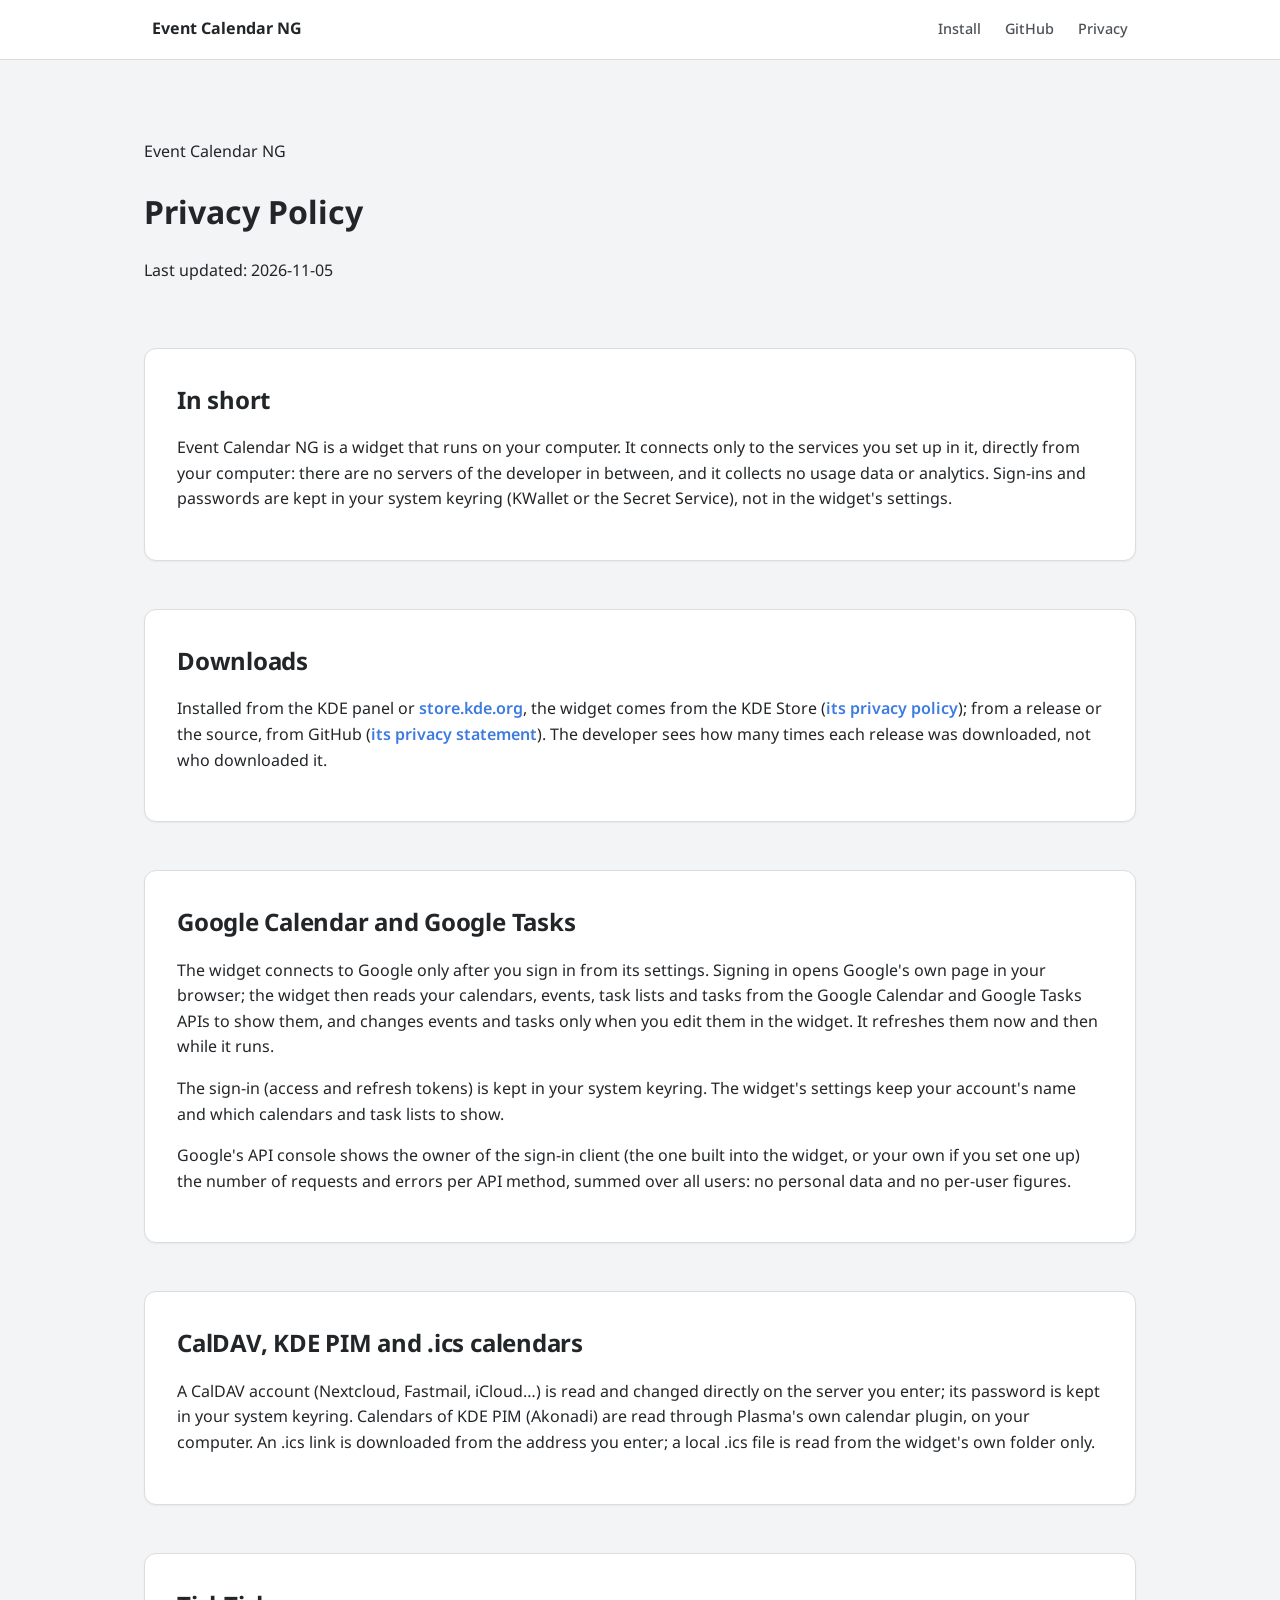
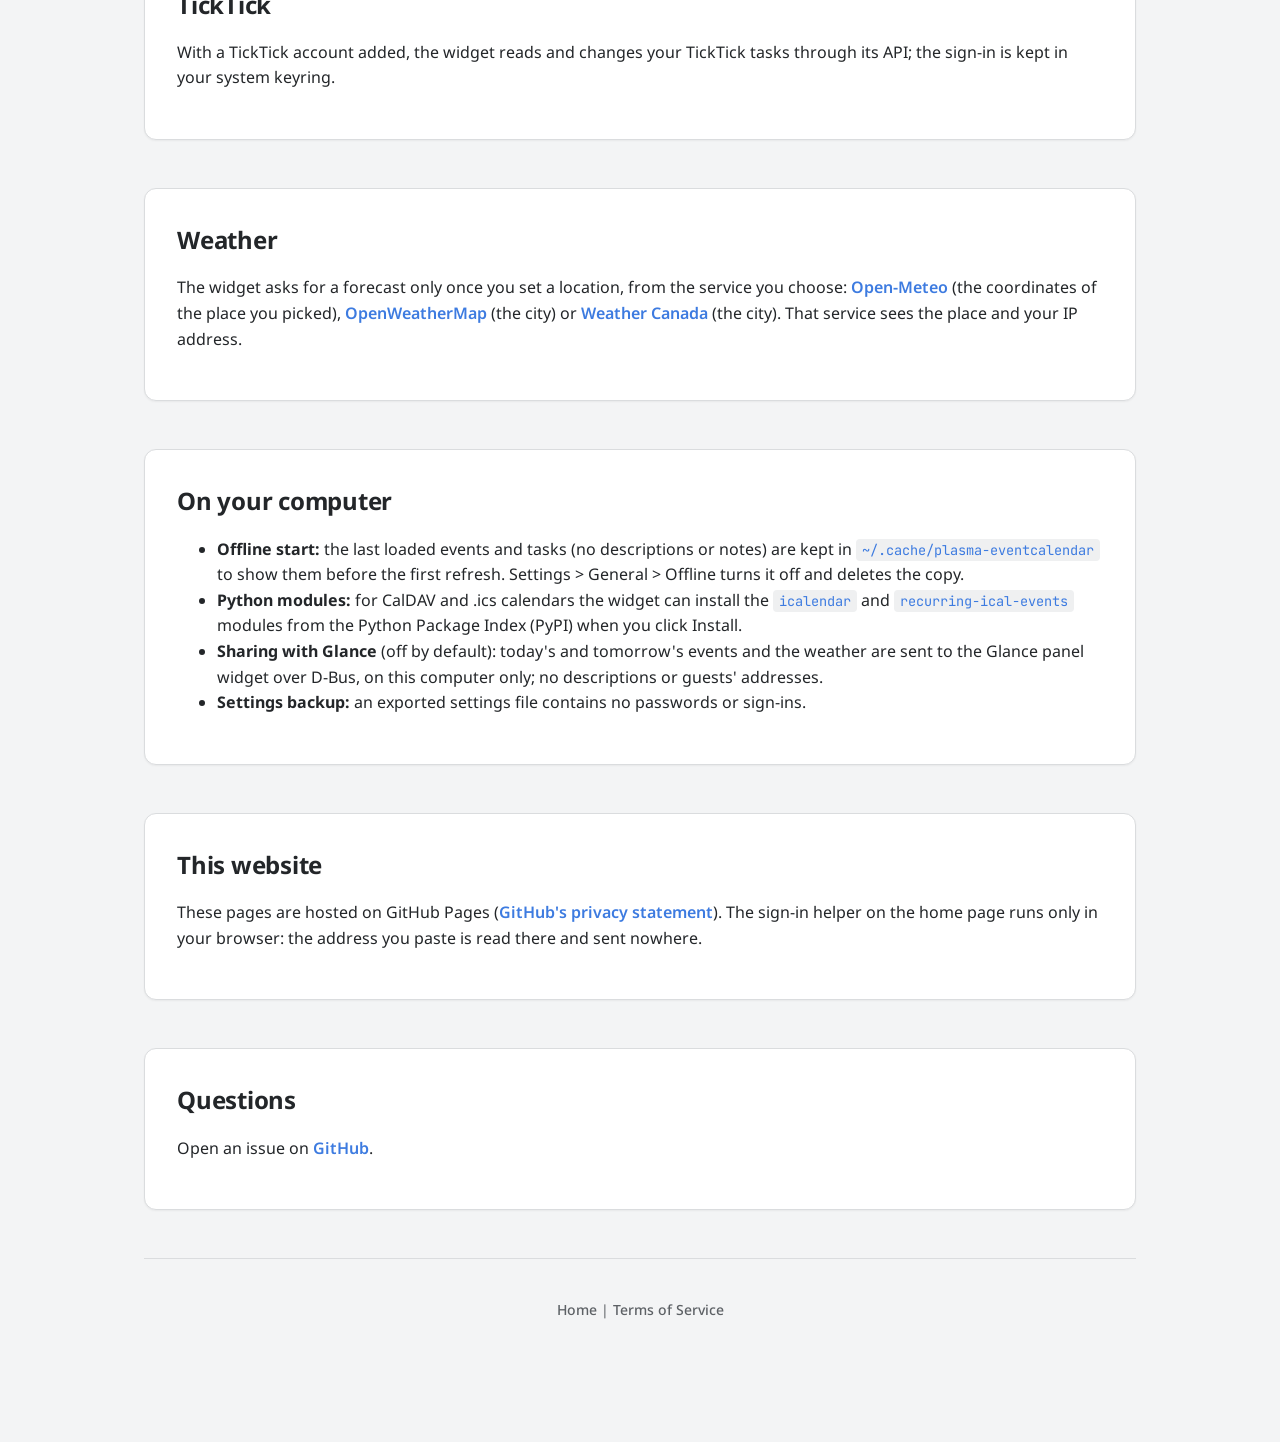
<file: docs/privacy.html>
<!doctype html>
<html lang="en">

<head>
  <meta charset="utf-8">
  <meta name="viewport" content="width=device-width, initial-scale=1">
  <title>Event Calendar NG - Privacy Policy</title>
  <meta name="description" content="Privacy policy of the Event Calendar NG widget for KDE Plasma 6 and its sign-in helper page.">
  <link rel="stylesheet" href="css/style.css">
</head>

<body>

  <nav class="main-nav">
    <div class="nav-content">
      <a href="./" class="nav-logo">Event Calendar NG</a>
      <div class="nav-links">
        <a href="./#install">Install</a>
        <a href="https://github.com/divinae/event-calendar-ng-plasmoid">GitHub</a>
        <a href="privacy.html">Privacy</a>
      </div>
    </div>
  </nav>

  <main>
    <header>
      <div class="eyebrow">Event Calendar NG</div>
      <h1>Privacy Policy</h1>
      <p>Last updated: 2026-11-05</p>
    </header>

    <section class="card">
      <h2>In short</h2>
      <p>
        Event Calendar NG is a widget that runs on your computer. It connects only to the services you set up in it,
        directly from your computer: there are no servers of the developer in between, and it collects no usage data
        or analytics. Sign-ins and passwords are kept in your system keyring (KWallet or the Secret Service), not in
        the widget's settings.
      </p>
    </section>

    <section class="card">
      <h2>Downloads</h2>
      <p>
        Installed from the KDE panel or <a href="https://store.kde.org/p/2379570/">store.kde.org</a>, the widget comes
        from the KDE Store (<a href="https://store.kde.org/privacy">its privacy policy</a>); from a release or the
        source, from GitHub (<a href="https://docs.github.com/site-policy/privacy-policies/github-general-privacy-statement">its
        privacy statement</a>). The developer sees how many times each release was downloaded, not who downloaded it.
      </p>
    </section>

    <section class="card">
      <h2>Google Calendar and Google Tasks</h2>
      <p>
        The widget connects to Google only after you sign in from its settings. Signing in opens Google's own page in
        your browser; the widget then reads your calendars, events, task lists and tasks from the Google Calendar and
        Google Tasks APIs to show them, and changes events and tasks only when you edit them in the widget. It
        refreshes them now and then while it runs.
      </p>
      <p>
        The sign-in (access and refresh tokens) is kept in your system keyring. The widget's settings keep your
        account's name and which calendars and task lists to show.
      </p>
      <p>
        Google's API console shows the owner of the sign-in client (the one built into the widget, or your own if you
        set one up) the number of requests and errors per API method, summed over all users: no personal data and no
        per-user figures.
      </p>
    </section>

    <section class="card">
      <h2>CalDAV, KDE PIM and .ics calendars</h2>
      <p>
        A CalDAV account (Nextcloud, Fastmail, iCloud…) is read and changed directly on the server you enter; its
        password is kept in your system keyring. Calendars of KDE PIM (Akonadi) are read through Plasma's own calendar
        plugin, on your computer. An .ics link is downloaded from the address you enter; a local .ics file is read from
        the widget's own folder only.
      </p>
    </section>

    <section class="card">
      <h2>TickTick</h2>
      <p>
        With a TickTick account added, the widget reads and changes your TickTick tasks through its API; the sign-in is
        kept in your system keyring.
      </p>
    </section>

    <section class="card">
      <h2>Weather</h2>
      <p>
        The widget asks for a forecast only once you set a location, from the service you choose:
        <a href="https://open-meteo.com/en/terms">Open-Meteo</a> (the coordinates of the place you picked),
        <a href="https://openweather.co.uk/privacy-policy">OpenWeatherMap</a> (the city) or
        <a href="https://weather.gc.ca/">Weather Canada</a> (the city). That service sees the place and your IP
        address.
      </p>
    </section>

    <section class="card">
      <h2>On your computer</h2>
      <ul>
        <li><strong>Offline start:</strong> the last loaded events and tasks (no descriptions or notes) are kept in
          <code>~/.cache/plasma-eventcalendar</code> to show them before the first refresh. Settings &gt; General
          &gt; Offline turns it off and deletes the copy.</li>
        <li><strong>Python modules:</strong> for CalDAV and .ics calendars the widget can install the
          <code>icalendar</code> and <code>recurring-ical-events</code> modules from the Python Package Index (PyPI)
          when you click Install.</li>
        <li><strong>Sharing with Glance</strong> (off by default): today's and tomorrow's events and the weather are
          sent to the Glance panel widget over D-Bus, on this computer only; no descriptions or guests'
          addresses.</li>
        <li><strong>Settings backup:</strong> an exported settings file contains no passwords or sign-ins.</li>
      </ul>
    </section>

    <section class="card">
      <h2>This website</h2>
      <p>
        These pages are hosted on GitHub Pages (<a href="https://docs.github.com/site-policy/privacy-policies/github-general-privacy-statement">GitHub's
        privacy statement</a>). The sign-in helper on the home page runs only in your browser: the address you paste is
        read there and sent nowhere.
      </p>
    </section>

    <section class="card">
      <h2>Questions</h2>
      <p>
        Open an issue on <a href="https://github.com/divinae/event-calendar-ng-plasmoid/issues">GitHub</a>.
      </p>
    </section>

    <footer>
      <a href="./">Home</a> |
      <a href="terms.html">Terms of Service</a>
    </footer>
  </main>

</body>

</html>
</file>
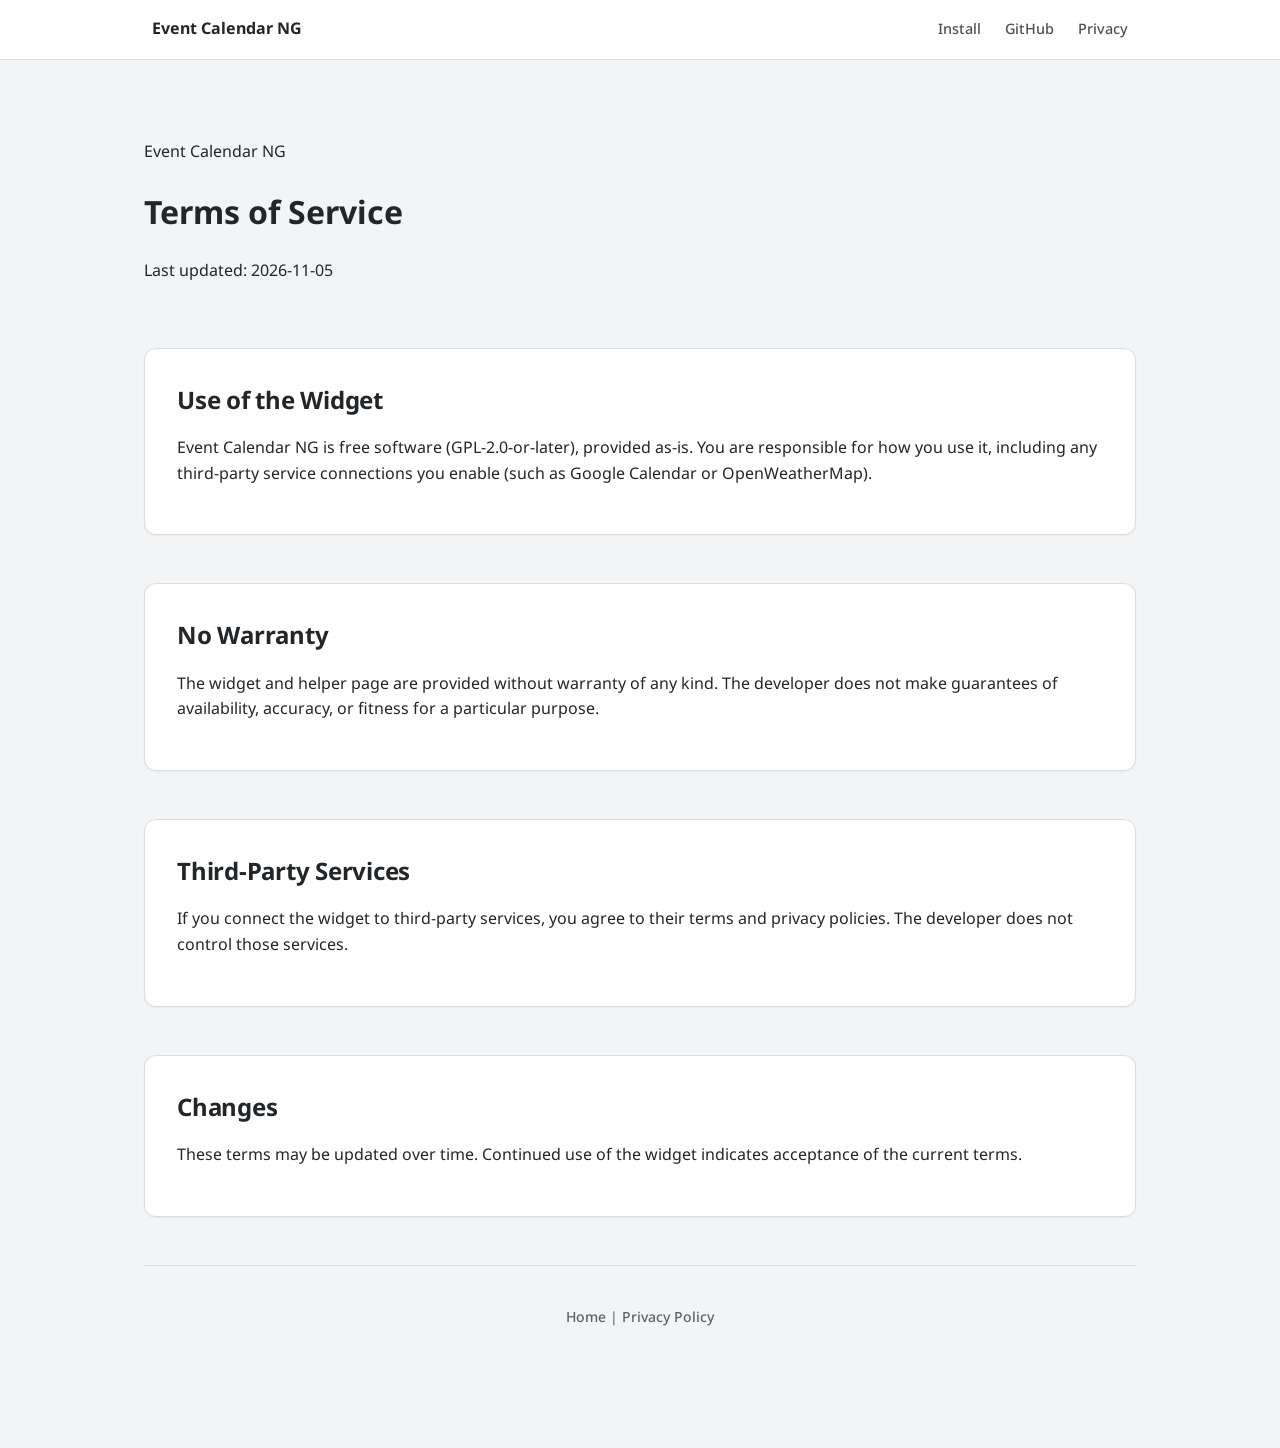
<file: docs/terms.html>
<!doctype html>
<html lang="en">

<head>
  <meta charset="utf-8">
  <meta name="viewport" content="width=device-width, initial-scale=1">
  <title>Event Calendar NG - Terms of Service</title>
  <meta name="description" content="Terms of service for the Event Calendar NG widget and OAuth helper page.">
  <link rel="stylesheet" href="css/style.css">
</head>

<body>

  <nav class="main-nav">
    <div class="nav-content">
      <a href="./" class="nav-logo">Event Calendar NG</a>
      <div class="nav-links">
        <a href="./#install">Install</a>
        <a href="https://github.com/divinae/event-calendar-ng-plasmoid">GitHub</a>
        <a href="privacy.html">Privacy</a>
      </div>
    </div>
  </nav>

  <main>
    <header>
      <div class="eyebrow">Event Calendar NG</div>
      <h1>Terms of Service</h1>
      <p>Last updated: 2026-11-05</p>
    </header>

    <section class="card">
      <h2>Use of the Widget</h2>
      <p>
        Event Calendar NG is free software (GPL-2.0-or-later), provided as-is. You are responsible for how you use it, including any
        third-party service
        connections you enable (such as Google Calendar or OpenWeatherMap).
      </p>
    </section>

    <section class="card">
      <h2>No Warranty</h2>
      <p>
        The widget and helper page are provided without warranty of any kind. The developer does not make guarantees
        of availability,
        accuracy, or fitness for a particular purpose.
      </p>
    </section>

    <section class="card">
      <h2>Third-Party Services</h2>
      <p>
        If you connect the widget to third-party services, you agree to their terms and privacy policies. The
        developer does not
        control those services.
      </p>
    </section>

    <section class="card">
      <h2>Changes</h2>
      <p>
        These terms may be updated over time. Continued use of the widget indicates acceptance of the current terms.
      </p>
    </section>

    <footer>
      <a href="./">Home</a> |
      <a href="privacy.html">Privacy Policy</a>
    </footer>
  </main>

</body>

</html>
</file>
<file: docs/css/style.css>
@import url("https://fonts.googleapis.com/css2?family=Noto+Sans:wght@400;500;600;700&family=JetBrains+Mono:wght@400;500&display=swap");

:root {
    /* Colors - Light Mode (Premium SaaS Look) */
    --bg-1: #ffffff;
    --page-bg: #f3f4f5;
    --bg-2: #f7f8f9;
    --bg-3: #eff0f1;
    --ink: #232629;
    --muted: #5d6165;
    --card-bg: #ffffff;
    --border: #dadcde;
    --nav-bg: rgba(255, 255, 255, 0.96);
    --nav-border: #dadcde;
    --nav-ink: #232629;
    --nav-muted: #4d5257;
    --code-bg: #1b1e20;
    --code-surface: #232629;
    --code-border: rgba(148, 163, 184, 0.28);
    --code-text: #e2e8f0;
    --code-muted: #94a3b8;

    --primary: #3d7be0;
    /* Indigo 600 */
    --primary-hover: #2f6acb;
    /* Indigo 700 */
    --primary-text: #ffffff;

    --secondary: #eff0f1;
    /* Slate 100 */
    --secondary-text: #232629;
    /* Slate 700 */
    --secondary-hover: #e3e5e7;
    /* Slate 200 */

    --accent-gradient: linear-gradient(90deg, #3d7be0 0%, #3d9be9 100%);
    --primary-soft: rgba(61, 123, 224, 0.12);

    --input-bg: #ffffff;
    --input-border: #c3c7cb;
    --input-focus-ring: rgba(61, 123, 224, 0.3);

    /* Fonts */
    --font-sans: "Noto Sans", "Noto Sans Display", sans-serif;
    --font-mono: "JetBrains Mono", monospace;

    /* Layout */
    --radius-lg: 12px;
    --radius-md: 10px;
    --radius-sm: 6px;

    --shadow-sm: 0 1px 2px 0 rgb(0 0 0 / 0.05);
    --shadow-md: 0 4px 6px -1px rgb(0 0 0 / 0.1), 0 2px 4px -2px rgb(0 0 0 / 0.1);
    --shadow-lg: 0 10px 15px -3px rgb(0 0 0 / 0.1), 0 4px 6px -4px rgb(0 0 0 / 0.1);
    --shadow-xl: 0 20px 25px -5px rgb(0 0 0 / 0.1), 0 8px 10px -6px rgb(0 0 0 / 0.1);

    --container-width: 1040px;
}

@media (prefers-color-scheme: dark) {
    :root {
        --bg-1: #1b1e20;
        --page-bg: #1b1e20;
        /* Slate 900 */
        --bg-2: #232629;
        /* Slate 800 */
        --bg-3: #2a2e32;
        --ink: #fcfcfc;
        /* Slate 50 */
        --muted: #a1a9b1;
        /* Slate 400 */
        --card-bg: #232629;
        --border: #3b4045;
        /* Slate 700 */
        --nav-bg: rgba(35, 38, 41, 0.96);
        --nav-border: #3b4045;
        --nav-ink: #fcfcfc;
        --nav-muted: #d0d4d8;

        --primary: #4d9ff0;
        /* Indigo 500 */
        --primary-hover: #6fb3f5;
        /* Indigo 400 */
        --primary-text: #ffffff;

        --secondary: #31363b;
        /* Slate 700 */
        --secondary-text: #fcfcfc;
        /* Slate 50 */
        --secondary-hover: #3b4045;
        /* Slate 600 */

        --input-bg: #1b1e20;
        --input-border: #4d5257;
        --input-focus-ring: rgba(77, 159, 240, 0.35);
        --primary-soft: rgba(77, 159, 240, 0.16);
    }
}

/* Reset & Base */
*,
*::before,
*::after {
    box-sizing: border-box;
}

body {
    margin: 0;
    font-family: var(--font-sans);
    color: var(--ink);
    background-color: var(--page-bg);
    min-height: 100vh;
    line-height: 1.6;
    -webkit-font-smoothing: antialiased;
}

a {
    color: var(--primary);
    text-decoration: none;
    font-weight: 600;
    transition: all 0.2s ease;
    border-bottom: 1px solid transparent;
}

a:hover {
    border-bottom-color: var(--primary);
}

/* Layout */
main {
    position: relative;
    max-width: var(--container-width);
    margin: 0 auto;
    padding: 80px 24px 100px;
    display: flex;
    flex-direction: column;
    gap: 48px;
}

/* Hero Section */
header.hero {
    text-align: center;
    display: flex;
    flex-direction: column;
    align-items: center;
    gap: 24px;
    padding-bottom: 20px;
    animation: fade-in-up 0.8s ease backwards;
}

.hero .eyebrow {
    font-size: 0.875rem;
    font-weight: 700;
    text-transform: uppercase;
    letter-spacing: 0.1em;
    color: var(--primary);
    background: var(--primary-soft);
    padding: 6px 16px;
    border-radius: var(--radius-sm);
    display: inline-block;
}

.hero h1 {
    font-size: clamp(2.5rem, 5vw, 3.5rem);
    font-weight: 700;
    letter-spacing: -0.02em;
    margin: 0;
    color: var(--ink);
    line-height: 1.1;
}

.hero p {
    font-size: 1.125rem;
    color: var(--muted);
    max-width: 600px;
    margin: 0 auto;
}

.hero-logo {
    width: 120px;
    height: auto;
    border-radius: 20px;
    box-shadow: var(--shadow-xl);
    margin-top: 16px;
    transition: transform 0.3s ease;
}

.hero-logo:hover {
    transform: rotate(-3deg) scale(1.05);
}

/* Typography Headings */
h2 {
    font-size: 1.5rem;
    font-weight: 700;
    margin-top: 0;
    margin-bottom: 16px;
    letter-spacing: -0.01em;
}

/* Grid & Cards */
.grid {
    display: grid;
    gap: 32px;
    grid-template-columns: repeat(auto-fit, minmax(320px, 1fr));
}

.card {
    background: var(--card-bg);
    border: 1px solid var(--border);
    border-radius: var(--radius-lg);
    padding: 32px;
    box-shadow: var(--shadow-sm);
    transition: transform 0.2s ease, box-shadow 0.2s ease, border-color 0.2s;
    position: relative;
    overflow: hidden;
}

.card:hover {
    transform: translateY(-2px);
    box-shadow: var(--shadow-lg);
    border-color: var(--primary);
}

.card::before {
    content: "";
    position: absolute;
    top: 0;
    left: 0;
    right: 0;
    height: 4px;
    background: var(--accent-gradient);
    opacity: 0;
    transition: opacity 0.2s;
}

.card:hover::before {
    opacity: 1;
}

/* Steps List */
ol.steps-list {
    counter-reset: step;
    list-style: none;
    padding: 0;
    margin: 0;
}

ol.steps-list li {
    position: relative;
    padding-left: 36px;
    margin-bottom: 16px;
    color: var(--muted);
}

ol.steps-list li::before {
    counter-increment: step;
    content: counter(step);
    position: absolute;
    left: 0;
    top: 2px;
    width: 24px;
    height: 24px;
    background: var(--bg-2);
    /* pill bg */
    color: var(--primary);
    border: 1px solid var(--border);
    border-radius: 50%;
    font-size: 12px;
    font-weight: 700;
    display: flex;
    align-items: center;
    justify-content: center;
}

ol.steps-list li:last-child {
    margin-bottom: 0;
}

/* Forms */
label {
    display: block;
    font-size: 0.875rem;
    font-weight: 600;
    margin-bottom: 8px;
    color: var(--ink);
}

textarea,
input[type="text"] {
    width: 100%;
    padding: 12px 16px;
    font-family: var(--font-mono);
    font-size: 0.875rem;
    background: var(--input-bg);
    border: 1px solid var(--input-border);
    border-radius: var(--radius-md);
    color: var(--ink);
    outline: none;
    transition: all 0.2s;
}

textarea:focus,
input[type="text"]:focus {
    border-color: var(--primary);
    box-shadow: 0 0 0 3px var(--input-focus-ring);
}

textarea {
    min-height: 100px;
    resize: vertical;
}

/* Button Group */
.row {
    display: flex;
    align-items: center;
    gap: 12px;
    flex-wrap: wrap;
    margin-top: 12px;
    margin-bottom: 24px;
}

.row:last-child {
    margin-bottom: 0px;
}

button {
    cursor: pointer;
    display: inline-flex;
    align-items: center;
    justify-content: center;
    padding: 10px 20px;
    font-size: 0.9375rem;
    font-weight: 600;
    border-radius: var(--radius-sm);
    /* full rounded */
    border: none;
    transition: all 0.2s ease;
    font-family: var(--font-sans);
}

button:not(.secondary) {
    background: var(--primary);
    color: var(--primary-text);
    box-shadow: 0 2px 4px rgba(61, 123, 224, 0.2);
}

button:not(.secondary):hover {
    background: var(--primary-hover);
    transform: translateY(-1px);
    box-shadow: 0 4px 6px rgba(61, 123, 224, 0.3);
}

button:not(.secondary):active {
    transform: translateY(0);
}

button.secondary {
    background: var(--secondary);
    color: var(--secondary-text);
}

button.secondary:hover {
    background: var(--secondary-hover);
}

.status {
    font-size: 0.875rem;
    color: var(--muted);
    line-height: 1.5;
}

.status strong {
    color: var(--ink);
}

/* Helper / Utility Details */
details {
    background: var(--bg-2);
    border-radius: var(--radius-sm);
    padding: 12px;
    margin-top: 16px;
}

details summary {
    cursor: pointer;
    font-weight: 600;
    color: var(--ink);
    outline: none;
    list-style: none;
    /* Hide default */
    display: flex;
    align-items: center;
    justify-content: space-between;
}

details summary::-webkit-details-marker {
    display: none;
}

details summary::after {
    content: "+";
    color: var(--muted);
    font-size: 1.2em;
    font-weight: 400;
}

details[open] summary::after {
    content: "−";
    /* minus sign */
}

details ul {
    margin: 12px 0 0 0;
    padding-left: 20px;
    color: var(--muted);
    font-size: 0.875rem;
}

details ul li {
    margin-bottom: 6px;
}

code {
    font-family: var(--font-mono);
    font-size: 0.85em;
    padding: 2px 6px;
    background: var(--bg-3);
    border-radius: 4px;
    color: var(--primary);
}

/* Footer */
footer {
    margin-top: auto;
    text-align: center;
    padding-top: 40px;
    padding-bottom: 20px;
    border-top: 1px solid var(--border);
    color: var(--muted);
    font-size: 0.875rem;
}

footer a {
    color: var(--muted);
    font-weight: 500;
}

footer p {
    margin: 0 0 12px;
}

.footer-links {
    display: flex;
    flex-wrap: wrap;
    justify-content: center;
    gap: 8px 24px;
}

footer a:hover {
    color: var(--primary);
}

/* Animations */
@keyframes fade-in-up {
    from {
        opacity: 0;
        transform: translateY(20px);
    }

    to {
        opacity: 1;
        transform: translateY(0);
    }
}

/* Responsive */
@media (max-width: 640px) {
    header.hero h1 {
        font-size: 2rem;
    }

    .grid {
        grid-template-columns: 1fr;
    }

    .card {
        padding: 24px;
    }
}

/* Feature Section */
.features-grid {
    display: grid;
    grid-template-columns: repeat(auto-fit, minmax(250px, 1fr));
    gap: 24px;
    margin-bottom: 48px;
}

.feature-card {
    background: var(--card-bg);
    padding: 24px;
    border-radius: var(--radius-md);
    border: 1px solid var(--border);
}

.feature-card h3 {
    font-size: 1.125rem;
    margin-bottom: 8px;
    color: var(--ink);
}

/* Screenshots */
.screenshot-grid {
    display: grid;
    grid-template-columns: repeat(auto-fit, minmax(300px, 1fr));
    gap: 24px;
    margin-bottom: 48px;
}

.screenshot-frame {
    border-radius: var(--radius-md);
    overflow: hidden;
    box-shadow: var(--shadow-lg);
    border: 1px solid var(--border);
    transition: transform 0.3s ease;
}

.screenshot-frame:hover {
    transform: scale(1.02);
}

.screenshot-frame img {
    width: 100%;
    height: auto;
    display: block;
}

/* Code Blocks */
div.code-toolbar {
    margin: 0 0 24px 0;
}

pre.code-block,
pre[class*="language-"].code-block {
    position: relative;
    background: linear-gradient(180deg, var(--code-surface), var(--code-bg));
    color: var(--code-text);
    padding: 46px 20px 22px 4.25em;
    border-radius: var(--radius-md);
    overflow-x: auto;
    font-family: var(--font-mono);
    font-size: 0.875rem;
    line-height: 1.7;
    margin: 0;
    border: 1px solid var(--code-border);
    box-shadow: 0 22px 44px -32px rgba(15, 23, 42, 0.7), inset 0 1px 0 rgba(255, 255, 255, 0.06);
    text-shadow: none;
}

pre.code-block::before {
    content: "";
    position: absolute;
    top: 18px;
    left: 20px;
    width: 10px;
    height: 10px;
    border-radius: 50%;
    background: #ef4444;
    box-shadow: 18px 0 0 #f59e0b, 36px 0 0 #22c55e;
}

pre.code-block code,
code[class*="language-"] {
    color: var(--code-text);
    background: transparent;
    font-family: var(--font-mono);
    text-shadow: none;
}

pre.command-line .command-line-prompt {
    border-right-color: rgba(148, 163, 184, 0.26);
    color: var(--code-muted);
}

div.code-toolbar > .toolbar {
    top: 12px;
    right: 12px;
    opacity: 1;
}

div.code-toolbar > .toolbar > .toolbar-item > button.copy-to-clipboard-button {
    background: rgba(56, 189, 248, 0.12);
    border: 1px solid rgba(56, 189, 248, 0.34);
    border-radius: var(--radius-sm);
    color: var(--code-text);
    padding: 6px 12px;
    font-family: var(--font-sans);
    font-size: 0.75rem;
    font-weight: 700;
    letter-spacing: 0.02em;
    box-shadow: none;
}

div.code-toolbar > .toolbar > .toolbar-item > button.copy-to-clipboard-button:hover {
    background: rgba(56, 189, 248, 0.22);
    color: white;
    transform: translateY(-1px);
}

/* Section Spacing */
section {
    position: relative;
    scroll-margin-top: 40px;
    /* Offset for anchor links */
}

h2.section-title {
    font-size: 2rem;
    text-align: center;
    margin-bottom: 32px;
    position: relative;
    display: table;
    margin-left: auto;
    margin-right: auto;
}

h2.section-title::after {
    content: "";
    position: absolute;
    bottom: -8px;
    left: 50%;
    transform: translateX(-50%);
    width: 40px;
    height: 3px;
    background: var(--primary);
    border-radius: var(--radius-sm);
    opacity: 0.5;
}

/* OAuth Helper Container */
.oauth-container {
    background: var(--bg-1);
    /* specific override if needed */
    border: 1px solid var(--primary);
    /* highlight */
    padding: 4px;
    /* thick border effect */
    border-radius: calc(var(--radius-lg) + 4px);
    /* outer radius */
}

.oauth-inner {
    background: var(--bg-2);
    border-radius: var(--radius-lg);
    padding: 40px;
}

@media (max-width: 640px) {
    .oauth-inner {
        padding: 20px;
    }
}

/* Compliance Navigation */
.main-nav {
    position: sticky;
    top: 0;
    z-index: 100;
    background: var(--nav-bg);
    backdrop-filter: blur(12px);
    -webkit-backdrop-filter: blur(12px);
    border-bottom: 1px solid var(--nav-border);
    color: var(--nav-ink);
    padding: 16px 0;
    margin-bottom: -1px;
    /* overlap border */
}

.nav-content {
    max-width: 100%;
    margin: 0 auto;
    padding: 0 24px;
    display: flex;
    justify-content: space-between;
    align-items: center;
}

@media (min-width: 640px) {
    .nav-content {
        max-width: 640px;
    }
}

@media (min-width: 768px) {
    .nav-content {
        max-width: 768px;
    }
}

@media (min-width: 1024px) {
    .nav-content {
        max-width: 1024px;
    }
}

.nav-logo {
    font-weight: 700;
    color: var(--nav-ink);
    text-decoration: none;
    font-size: 1rem;
}

.nav-links {
    display: flex;
    gap: 24px;
}

.nav-links a {
    color: var(--nav-muted);
    text-decoration: none;
    font-size: 0.9rem;
    font-weight: 500;
    transition: color 0.2s;
}

.nav-links a:hover {
    color: var(--primary);
}

/* Hero tagline, the "not just a fork" note, help links */
.hero p.tagline {
    font-size: 1.375rem;
    font-weight: 700;
    color: var(--ink);
    margin: 12px auto -8px;
}

.callout {
    border-left: 4px solid var(--primary);
    background: var(--bg-2);
    border-radius: var(--radius-sm);
    padding: 16px 24px;
}

.callout p {
    margin: 0;
}

.eyebrow.pill {
    font-size: 0.8rem;
    font-weight: 700;
    text-transform: uppercase;
    letter-spacing: 0.1em;
    color: var(--primary);
    background: var(--primary-soft);
    padding: 4px 14px;
    border-radius: var(--radius-sm);
    display: inline-block;
    margin-bottom: 8px;
}

/* Four feature cards per row on wide screens, two on tablets */
.features-grid {
    grid-template-columns: repeat(4, 1fr);
    margin-bottom: 0;
}

@media (max-width: 960px) {
    .features-grid {
        grid-template-columns: repeat(2, 1fr);
    }
}

@media (max-width: 560px) {
    .features-grid {
        grid-template-columns: 1fr;
    }
}

.feature-card h3 {
    margin-top: 0;
}

.feature-card p {
    margin-bottom: 0;
    color: var(--muted);
}

a.link-card {
    color: inherit;
    font-weight: inherit;
    border-bottom: 1px solid var(--border);
    transition: transform 0.2s ease, border-color 0.2s, box-shadow 0.2s;
}

a.link-card:hover {
    border-color: var(--primary);
    transform: translateY(-2px);
    box-shadow: var(--shadow-md);
}

a.link-card h3 {
    color: var(--primary);
}

/* Screenshots: open full size, with a caption */
.screenshot-grid {
    margin-bottom: 0;
}

figure.screenshot-frame {
    margin: 0;
    background: var(--card-bg);
}

figure.screenshot-frame a,
figure.screenshot-frame a:hover {
    border: 0;
    display: block;
}

figure.screenshot-frame img {
    aspect-ratio: 16 / 10;
    object-fit: cover;
    object-position: top left;
}

figure.screenshot-frame figcaption {
    padding: 10px 16px;
    font-size: 0.9rem;
    font-weight: 600;
    color: var(--muted);
    border-top: 1px solid var(--border);
}

/* Install: one card per row, so commands fit on one line */
.stack {
    display: flex;
    flex-direction: column;
    gap: 24px;
}

.stack .card h3:first-child {
    margin-top: 0;
}

/* Phones: the nav on one line, smaller code */
@media (max-width: 640px) {
    main {
        padding: 40px 16px 60px;
        gap: 40px;
    }

    .nav-content {
        padding: 0 16px;
        gap: 12px;
    }

    .nav-logo {
        white-space: nowrap;
        font-size: 0.95rem;
    }

    .nav-links {
        gap: 14px;
    }

    .nav-links a {
        white-space: nowrap;
        font-size: 0.85rem;
    }

    .nav-links a[href^="https://github"] {
        display: none;
    }

    pre.code-block,
    pre[class*="language-"].code-block {
        font-size: 0.78rem;
    }

    .hero p.tagline {
        font-size: 1.15rem;
    }
}
</file>
